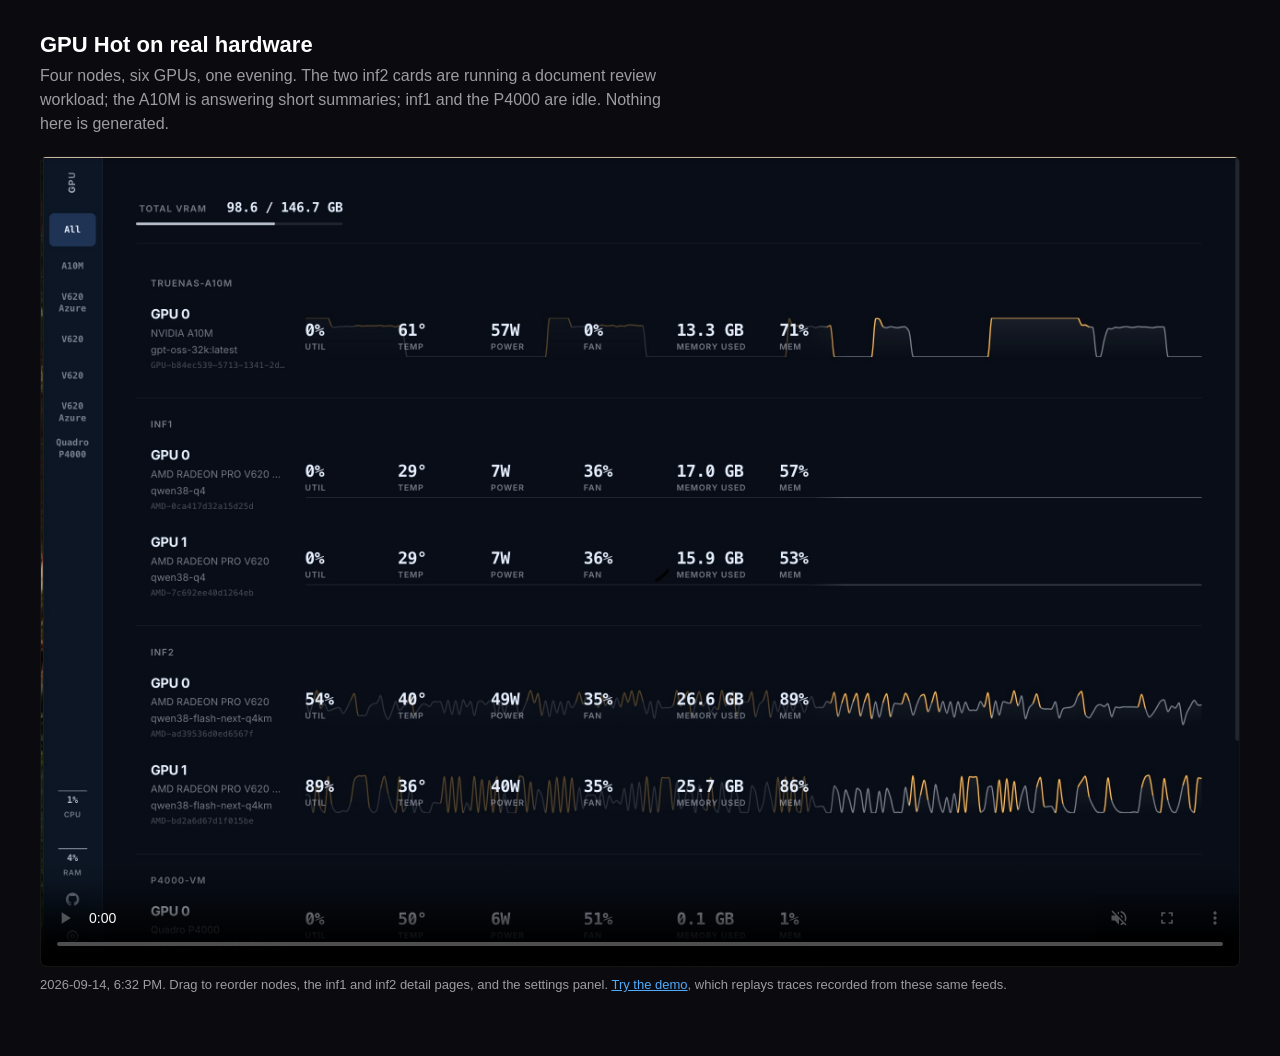
<file: docs/media/index.html>
<!DOCTYPE html>
<html lang="en">
<head>
<meta charset="UTF-8">
<meta name="viewport" content="width=device-width, initial-scale=1.0">
<title>GPU Hot on real hardware</title>
<meta name="description" content="Five minutes of GPU Hot on a four-node homelab while a real workload ran. Not synthetic data.">
<style>
  :root { --bg: #0a0a0f; --text: #ffffff; --muted: rgba(255,255,255,0.6); --border: rgba(255,255,255,0.08); }
  * { margin: 0; padding: 0; box-sizing: border-box; }
  body { background: var(--bg); color: var(--text); font-family: -apple-system, BlinkMacSystemFont, "Inter", sans-serif; padding: 32px 16px 64px; }
  main { max-width: 1200px; margin: 0 auto; }
  h1 { font-size: 22px; font-weight: 600; margin-bottom: 6px; }
  p { color: var(--muted); max-width: 70ch; line-height: 1.5; margin-bottom: 20px; }
  video { width: 100%; height: auto; display: block; border: 1px solid var(--border); border-radius: 6px; background: #000; }
  figcaption { color: var(--muted); font-size: 13px; margin-top: 10px; }
  a { color: #4facfe; }
</style>
</head>
<body>
<main>
  <h1>GPU Hot on real hardware</h1>
  <p>Four nodes, six GPUs, one evening. The two inf2 cards are running a document review workload; the A10M is answering short summaries; inf1 and the P4000 are idle. Nothing here is generated.</p>
  <figure>
    <video autoplay muted loop playsinline preload="metadata" poster="gpu-hot-live-2026-09-14.jpg" controls>
      <source src="gpu-hot-live-2026-09-14.mp4" type="video/mp4">
      <a href="gpu-hot-live-2026-09-14.mp4">Download the recording</a>
    </video>
    <figcaption>2026-09-14, 6:32 PM. Drag to reorder nodes, the inf1 and inf2 detail pages, and the settings panel. <a href="../demo.html?preset=features">Try the demo</a>, which replays traces recorded from these same feeds.</figcaption>
  </figure>
</main>
</body>
</html>
</file>
